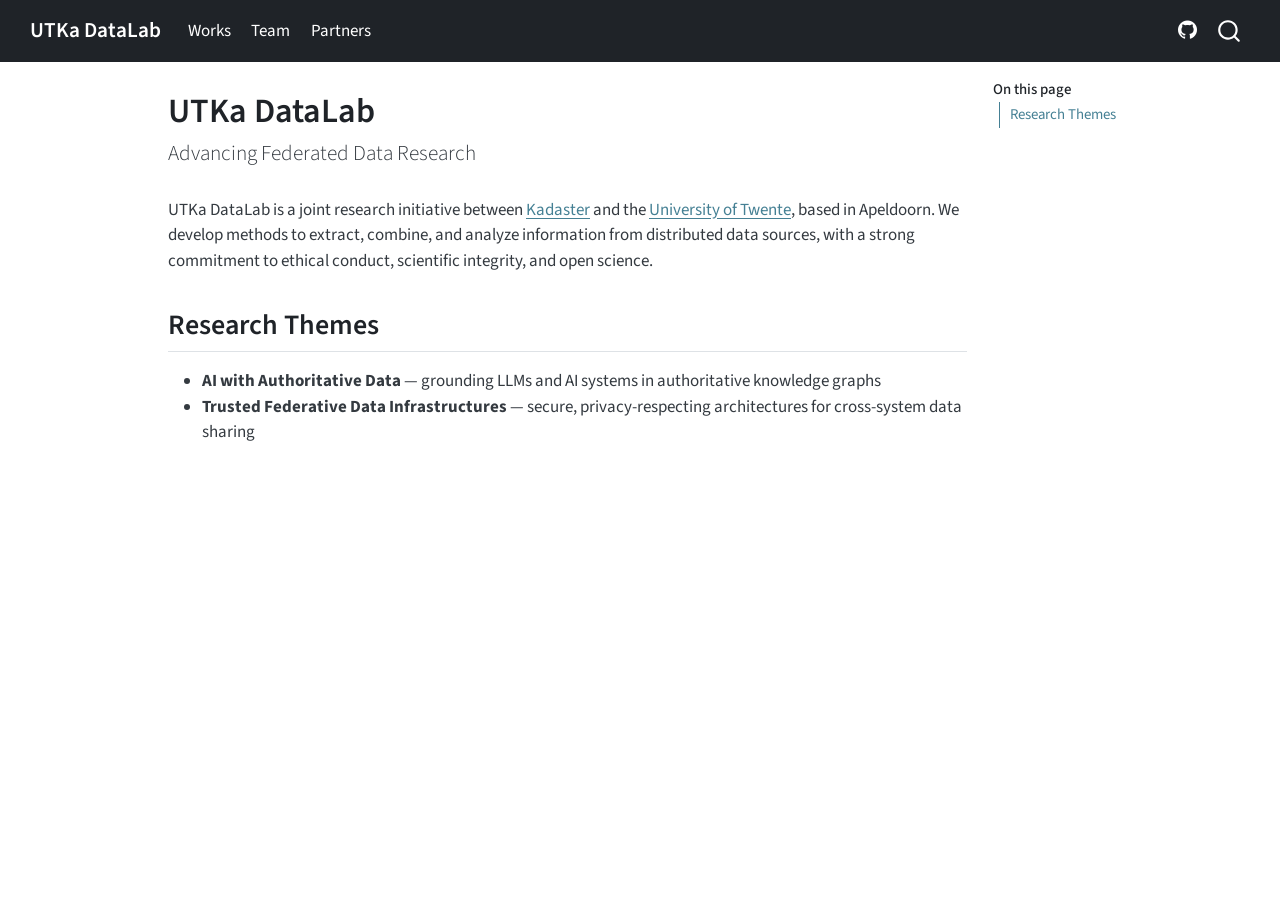
<file: index.html>
<!DOCTYPE html>
<html xmlns="http://www.w3.org/1999/xhtml" lang="en" xml:lang="en"><head>

<meta charset="utf-8">
<meta name="generator" content="quarto-1.10.18">

<meta name="viewport" content="width=device-width, initial-scale=1.0, user-scalable=yes">


<title>UTKa DataLab</title>
<style>
/* Default styles provided by pandoc.
** See https://pandoc.org/MANUAL.html#variables-for-html for config info.
*/
span.smallcaps{font-variant: small-caps;}
div.columns{display: flex; gap: 1.5em;}
div.column{flex: auto;}
@media screen {
div.columns{gap: min(4vw, 1.5em);}
div.column{overflow-x: auto;}
}
div.hanging-indent{margin-left: 1.5em; text-indent: -1.5em;}
ul.task-list{list-style: none;}
ul.task-list li input[type="checkbox"] {
  width: 0.8em;
  margin: 0 0.8em 0.2em -1em; /* quarto-specific, see https://github.com/quarto-dev/quarto-cli/issues/4556 */ 
  vertical-align: middle;
}
</style>


<script src="site_libs/quarto-nav/quarto-nav.js"></script>
<script src="site_libs/quarto-nav/headroom.min.js"></script>
<script src="site_libs/clipboard/clipboard.min.js"></script>
<script src="site_libs/quarto-search/autocomplete.umd.js"></script>
<script src="site_libs/quarto-search/fuse.min.js"></script>
<script src="site_libs/quarto-search/quarto-search.js"></script>
<meta name="quarto:offset" content="./">
<script src="site_libs/quarto-html/quarto.js" type="module"></script>
<script src="site_libs/quarto-html/tabsets/tabsets.js" type="module"></script>
<script src="site_libs/quarto-html/popper.min.js"></script>
<script src="site_libs/quarto-html/tippy.umd.min.js"></script>
<script src="site_libs/quarto-html/anchor.min.js"></script>
<link href="site_libs/quarto-html/tippy.css" rel="stylesheet">
<link href="site_libs/quarto-html/quarto-syntax-highlighting-bb62276ab45c84d9efd712f51ff97b5a.css" rel="stylesheet" id="quarto-text-highlighting-styles">
<script src="site_libs/bootstrap/bootstrap.min.js"></script>
<link href="site_libs/bootstrap/bootstrap-icons.css" rel="stylesheet">
<link href="site_libs/bootstrap/bootstrap-aeec68d3a8c8e685618e7843a53182be.min.css" rel="stylesheet" append-hash="true" id="quarto-bootstrap" data-mode="light">
<script id="quarto-search-options" type="application/json">{
  "location": "navbar",
  "copy-button": false,
  "collapse-after": 3,
  "panel-placement": "end",
  "type": "overlay",
  "limit": 50,
  "keyboard-shortcut": [
    "f",
    "/",
    "s"
  ],
  "show-item-context": false,
  "language": {
    "search-no-results-text": "No results",
    "search-matching-documents-text": "matching documents",
    "search-copy-link-title": "Copy link to search",
    "search-hide-matches-text": "Hide additional matches",
    "search-more-match-text": "more match in this document",
    "search-more-matches-text": "more matches in this document",
    "search-clear-button-title": "Clear",
    "search-text-placeholder": "",
    "search-detached-cancel-button-title": "Cancel",
    "search-submit-button-title": "Submit",
    "search-label": "Search"
  }
}</script>


</head>

<body class="nav-fixed quarto-light">

<div id="quarto-search-results"></div>
  <header id="quarto-header" class="headroom fixed-top">
    <nav class="navbar navbar-expand-lg " data-bs-theme="dark">
      <div class="navbar-container container-fluid">
      <div class="navbar-brand-container mx-auto">
    <a class="navbar-brand" href="./index.html">
    <span class="navbar-title">UTKa DataLab</span>
    </a>
  </div>
            <div id="quarto-search" class="" title="Search"></div>
          <button class="navbar-toggler" type="button" data-bs-toggle="collapse" data-bs-target="#navbarCollapse" aria-controls="navbarCollapse" role="menu" aria-expanded="false" aria-label="Toggle navigation" onclick="if (window.quartoToggleHeadroom) { window.quartoToggleHeadroom(); }">
  <span class="navbar-toggler-icon"></span>
</button>
          <div class="collapse navbar-collapse" id="navbarCollapse">
            <ul class="navbar-nav navbar-nav-scroll me-auto">
  <li class="nav-item">
    <a class="nav-link" href="./works.html"> 
<span class="menu-text">Works</span></a>
  </li>  
  <li class="nav-item">
    <a class="nav-link" href="./team.html"> 
<span class="menu-text">Team</span></a>
  </li>  
  <li class="nav-item">
    <a class="nav-link" href="./partners.html"> 
<span class="menu-text">Partners</span></a>
  </li>  
</ul>
            <ul class="navbar-nav navbar-nav-scroll ms-auto">
  <li class="nav-item compact">
    <a class="nav-link" href="https://github.com/utkadatalab"> <i class="bi bi-github" role="img">
</i> 
<span class="menu-text"></span></a>
  </li>  
</ul>
          </div> <!-- /navcollapse -->
            <div class="quarto-navbar-tools">
</div>
      </div> <!-- /container-fluid -->
    </nav>
</header>
<!-- content -->
<div id="quarto-content" class="quarto-container page-columns page-rows-contents page-layout-article page-navbar">
<!-- sidebar -->
<!-- margin-sidebar -->
    <div id="quarto-margin-sidebar" class="sidebar margin-sidebar">
        <nav id="TOC" role="doc-toc" class="toc-active">
    <h2 id="toc-title">On this page</h2>
   
  <ul>
  <li><a href="#research-themes" id="toc-research-themes" class="nav-link active" data-scroll-target="#research-themes">Research Themes</a></li>
  </ul>
</nav>
    </div>
<!-- main -->
<main class="content" id="quarto-document-content">

<header id="title-block-header" class="quarto-title-block default">
<div class="quarto-title">
<h1 class="title">UTKa DataLab</h1>
<p class="subtitle lead">Advancing Federated Data Research</p>
</div>



<div class="quarto-title-meta">

    
  
    
  </div>
  


</header>


<p>UTKa DataLab is a joint research initiative between <a href="https://www.kadaster.nl">Kadaster</a> and the <a href="https://www.utwente.nl">University of Twente</a>, based in Apeldoorn. We develop methods to extract, combine, and analyze information from distributed data sources, with a strong commitment to ethical conduct, scientific integrity, and open science.</p>
<section id="research-themes" class="level2">
<h2 class="anchored" data-anchor-id="research-themes">Research Themes</h2>
<ul>
<li><strong>AI with Authoritative Data</strong> — grounding LLMs and AI systems in authoritative knowledge graphs</li>
<li><strong>Trusted Federative Data Infrastructures</strong> — secure, privacy-respecting architectures for cross-system data sharing</li>
</ul>


</section>

</main> <!-- /main -->
<script id="quarto-html-after-body" type="application/javascript">
  window.document.addEventListener("DOMContentLoaded", function (event) {
    const icon = "";
    const anchorJS = new window.AnchorJS();
    anchorJS.options = {
      placement: 'right',
      icon: icon
    };
    anchorJS.add('.anchored');
    const isCodeAnnotation = (el) => {
      for (const clz of el.classList) {
        if (clz.startsWith('code-annotation-')) {                     
          return true;
        }
      }
      return false;
    }
    const onCopySuccess = function(e) {
      // button target
      const button = e.trigger;
      // don't keep focus
      button.blur();
      // flash "checked"
      button.classList.add('code-copy-button-checked');
      var currentTitle = button.getAttribute("title");
      button.setAttribute("title", "Copied!");
      let tooltip;
      if (window.bootstrap) {
        button.setAttribute("data-bs-toggle", "tooltip");
        button.setAttribute("data-bs-placement", "left");
        button.setAttribute("data-bs-title", "Copied!");
        tooltip = new bootstrap.Tooltip(button, 
          { trigger: "manual", 
            customClass: "code-copy-button-tooltip",
            offset: [0, -8]});
        tooltip.show();    
      }
      setTimeout(function() {
        if (tooltip) {
          tooltip.hide();
          button.removeAttribute("data-bs-title");
          button.removeAttribute("data-bs-toggle");
          button.removeAttribute("data-bs-placement");
        }
        button.setAttribute("title", currentTitle);
        button.classList.remove('code-copy-button-checked');
      }, 1000);
      // clear code selection
      e.clearSelection();
    }
    const getTextToCopy = function(trigger) {
      const outerScaffold = trigger.parentElement.cloneNode(true);
      const codeEl = outerScaffold.querySelector('code');
      for (const childEl of codeEl.children) {
        if (isCodeAnnotation(childEl)) {
          childEl.remove();
        }
      }
      return codeEl.innerText;
    }
    const clipboard = new window.ClipboardJS('.code-copy-button:not([data-in-quarto-modal])', {
      text: getTextToCopy
    });
    clipboard.on('success', onCopySuccess);
    if (window.document.getElementById('quarto-embedded-source-code-modal')) {
      const clipboardModal = new window.ClipboardJS('.code-copy-button[data-in-quarto-modal]', {
        text: getTextToCopy,
        container: window.document.getElementById('quarto-embedded-source-code-modal')
      });
      clipboardModal.on('success', onCopySuccess);
    }
      var localhostRegex = new RegExp(/^(?:http|https):\/\/localhost\:?[0-9]*\//);
      var mailtoRegex = new RegExp(/^mailto:/);
        var filterRegex = new RegExp("https:\/\/UTKADataLab\.github\.io\/documentation\/");
      var isInternal = (href) => {
          return filterRegex.test(href) || localhostRegex.test(href) || mailtoRegex.test(href);
      }
      // Inspect non-navigation links and adorn them if external
     var links = window.document.querySelectorAll('a[href]:not(.nav-link):not(.navbar-brand):not(.toc-action):not(.sidebar-link):not(.sidebar-item-toggle):not(.pagination-link):not(.no-external):not([aria-hidden]):not(.dropdown-item):not(.quarto-navigation-tool):not(.about-link)');
      for (var i=0; i<links.length; i++) {
        const link = links[i];
        if (!isInternal(link.href)) {
          // undo the damage that might have been done by quarto-nav.js in the case of
          // links that we want to consider external
          if (link.dataset.originalHref !== undefined) {
            link.href = link.dataset.originalHref;
          }
        }
      }
    function tippyHover(el, contentFn, onTriggerFn, onUntriggerFn) {
      const config = {
        allowHTML: true,
        maxWidth: 500,
        delay: 100,
        arrow: false,
        appendTo: function(el) {
            return el.parentElement;
        },
        interactive: true,
        interactiveBorder: 10,
        theme: 'quarto',
        placement: 'bottom-start',
      };
      if (contentFn) {
        config.content = contentFn;
      }
      if (onTriggerFn) {
        config.onTrigger = onTriggerFn;
      }
      if (onUntriggerFn) {
        config.onUntrigger = onUntriggerFn;
      }
      window.tippy(el, config); 
    }
    const noterefs = window.document.querySelectorAll('a[role="doc-noteref"]');
    for (var i=0; i<noterefs.length; i++) {
      const ref = noterefs[i];
      tippyHover(ref, function() {
        // use id or data attribute instead here
        let href = ref.getAttribute('data-footnote-href') || ref.getAttribute('href');
        try { href = new URL(href).hash; } catch {}
        const id = href.replace(/^#\/?/, "");
        const note = window.document.getElementById(id);
        if (note) {
          return note.innerHTML;
        } else {
          return "";
        }
      });
    }
    const xrefs = window.document.querySelectorAll('a.quarto-xref');
    const processXRef = (id, note) => {
      // Strip column container classes
      const stripColumnClz = (el) => {
        el.classList.remove("page-full", "page-columns");
        if (el.children) {
          for (const child of el.children) {
            stripColumnClz(child);
          }
        }
      }
      stripColumnClz(note)
      if (id === null || id.startsWith('sec-')) {
        // Special case sections, only their first couple elements
        const container = document.createElement("div");
        if (note.children && note.children.length > 2) {
          container.appendChild(note.children[0].cloneNode(true));
          for (let i = 1; i < note.children.length; i++) {
            const child = note.children[i];
            if (child.tagName === "P" && child.innerText === "") {
              continue;
            } else {
              container.appendChild(child.cloneNode(true));
              break;
            }
          }
          if (window.Quarto?.typesetMath) {
            window.Quarto.typesetMath(container);
          }
          return container.innerHTML
        } else {
          if (window.Quarto?.typesetMath) {
            window.Quarto.typesetMath(note);
          }
          return note.innerHTML;
        }
      } else {
        // Remove any anchor links if they are present
        const anchorLink = note.querySelector('a.anchorjs-link');
        if (anchorLink) {
          anchorLink.remove();
        }
        if (window.Quarto?.typesetMath) {
          window.Quarto.typesetMath(note);
        }
        if (note.classList.contains("callout")) {
          return note.outerHTML;
        } else {
          return note.innerHTML;
        }
      }
    }
    for (var i=0; i<xrefs.length; i++) {
      const xref = xrefs[i];
      tippyHover(xref, undefined, function(instance) {
        instance.disable();
        let url = xref.getAttribute('href');
        let hash = undefined; 
        if (url.startsWith('#')) {
          hash = url;
        } else {
          try { hash = new URL(url).hash; } catch {}
        }
        if (hash) {
          const id = hash.replace(/^#\/?/, "");
          const note = window.document.getElementById(id);
          if (note !== null) {
            try {
              const html = processXRef(id, note.cloneNode(true));
              instance.setContent(html);
            } finally {
              instance.enable();
              instance.show();
            }
          } else {
            // See if we can fetch this
            fetch(url.split('#')[0])
            .then(res => res.text())
            .then(html => {
              const parser = new DOMParser();
              const htmlDoc = parser.parseFromString(html, "text/html");
              const note = htmlDoc.getElementById(id);
              if (note !== null) {
                const html = processXRef(id, note);
                instance.setContent(html);
              } 
            }).finally(() => {
              instance.enable();
              instance.show();
            });
          }
        } else {
          // See if we can fetch a full url (with no hash to target)
          // This is a special case and we should probably do some content thinning / targeting
          fetch(url)
          .then(res => res.text())
          .then(html => {
            const parser = new DOMParser();
            const htmlDoc = parser.parseFromString(html, "text/html");
            const note = htmlDoc.querySelector('main.content');
            if (note !== null) {
              // This should only happen for chapter cross references
              // (since there is no id in the URL)
              // remove the first header
              if (note.children.length > 0 && note.children[0].tagName === "HEADER") {
                note.children[0].remove();
              }
              const html = processXRef(null, note);
              instance.setContent(html);
            } 
          }).finally(() => {
            instance.enable();
            instance.show();
          });
        }
      }, function(instance) {
      });
    }
        let selectedAnnoteEl;
        const selectorForAnnotation = ( cell, annotation) => {
          let cellAttr = 'data-code-cell="' + cell + '"';
          let lineAttr = 'data-code-annotation="' +  annotation + '"';
          const selector = 'span[' + cellAttr + '][' + lineAttr + ']';
          return selector;
        }
        const selectCodeLines = (annoteEl) => {
          const doc = window.document;
          const targetCell = annoteEl.getAttribute("data-target-cell");
          const targetAnnotation = annoteEl.getAttribute("data-target-annotation");
          const annoteSpan = window.document.querySelector(selectorForAnnotation(targetCell, targetAnnotation));
          const lines = annoteSpan.getAttribute("data-code-lines").split(",");
          const lineIds = lines.map((line) => {
            return targetCell + "-" + line;
          })
          let top = null;
          let height = null;
          let parent = null;
          if (lineIds.length > 0) {
              //compute the position of the single el (top and bottom and make a div)
              const el = window.document.getElementById(lineIds[0]);
              top = el.offsetTop;
              height = el.offsetHeight;
              parent = el.parentElement.parentElement;
            if (lineIds.length > 1) {
              const lastEl = window.document.getElementById(lineIds[lineIds.length - 1]);
              const bottom = lastEl.offsetTop + lastEl.offsetHeight;
              height = bottom - top;
            }
            if (top !== null && height !== null && parent !== null) {
              // cook up a div (if necessary) and position it 
              let div = window.document.getElementById("code-annotation-line-highlight");
              if (div === null) {
                div = window.document.createElement("div");
                div.setAttribute("id", "code-annotation-line-highlight");
                div.style.position = 'absolute';
                parent.appendChild(div);
              }
              div.style.top = top - 2 + "px";
              div.style.height = height + 4 + "px";
              div.style.left = 0;
              let gutterDiv = window.document.getElementById("code-annotation-line-highlight-gutter");
              if (gutterDiv === null) {
                gutterDiv = window.document.createElement("div");
                gutterDiv.setAttribute("id", "code-annotation-line-highlight-gutter");
                gutterDiv.style.position = 'absolute';
                const codeCell = window.document.getElementById(targetCell);
                const gutter = codeCell.querySelector('.code-annotation-gutter');
                gutter.appendChild(gutterDiv);
              }
              gutterDiv.style.top = top - 2 + "px";
              gutterDiv.style.height = height + 4 + "px";
            }
            selectedAnnoteEl = annoteEl;
          }
        };
        const unselectCodeLines = () => {
          const elementsIds = ["code-annotation-line-highlight", "code-annotation-line-highlight-gutter"];
          elementsIds.forEach((elId) => {
            const div = window.document.getElementById(elId);
            if (div) {
              div.remove();
            }
          });
          selectedAnnoteEl = undefined;
        };
          // Handle positioning of the toggle
      window.addEventListener(
        "resize",
        throttle(() => {
          elRect = undefined;
          if (selectedAnnoteEl) {
            selectCodeLines(selectedAnnoteEl);
          }
        }, 10)
      );
      function throttle(fn, ms) {
      let throttle = false;
      let timer;
        return (...args) => {
          if(!throttle) { // first call gets through
              fn.apply(this, args);
              throttle = true;
          } else { // all the others get throttled
              if(timer) clearTimeout(timer); // cancel #2
              timer = setTimeout(() => {
                fn.apply(this, args);
                timer = throttle = false;
              }, ms);
          }
        };
      }
        // Attach click handler to the DT
        const annoteDls = window.document.querySelectorAll('dt[data-target-cell]');
        for (const annoteDlNode of annoteDls) {
          annoteDlNode.addEventListener('click', (event) => {
            const clickedEl = event.target;
            if (clickedEl !== selectedAnnoteEl) {
              unselectCodeLines();
              const activeEl = window.document.querySelector('dt[data-target-cell].code-annotation-active');
              if (activeEl) {
                activeEl.classList.remove('code-annotation-active');
              }
              selectCodeLines(clickedEl);
              clickedEl.classList.add('code-annotation-active');
            } else {
              // Unselect the line
              unselectCodeLines();
              clickedEl.classList.remove('code-annotation-active');
            }
          });
        }
    const findCites = (el) => {
      const parentEl = el.parentElement;
      if (parentEl) {
        const cites = parentEl.dataset.cites;
        if (cites) {
          return {
            el,
            cites: cites.split(' ')
          };
        } else {
          return findCites(el.parentElement)
        }
      } else {
        return undefined;
      }
    };
    var bibliorefs = window.document.querySelectorAll('a[role="doc-biblioref"]');
    for (var i=0; i<bibliorefs.length; i++) {
      const ref = bibliorefs[i];
      const citeInfo = findCites(ref);
      if (citeInfo) {
        tippyHover(citeInfo.el, function() {
          var popup = window.document.createElement('div');
          citeInfo.cites.forEach(function(cite) {
            var citeDiv = window.document.createElement('div');
            citeDiv.classList.add('hanging-indent');
            citeDiv.classList.add('csl-entry');
            var biblioDiv = window.document.getElementById('ref-' + cite);
            if (biblioDiv) {
              citeDiv.innerHTML = biblioDiv.innerHTML;
            }
            popup.appendChild(citeDiv);
          });
          return popup.innerHTML;
        });
      }
    }
  });
  </script>
</div> <!-- /content -->




</body></html>
</file>
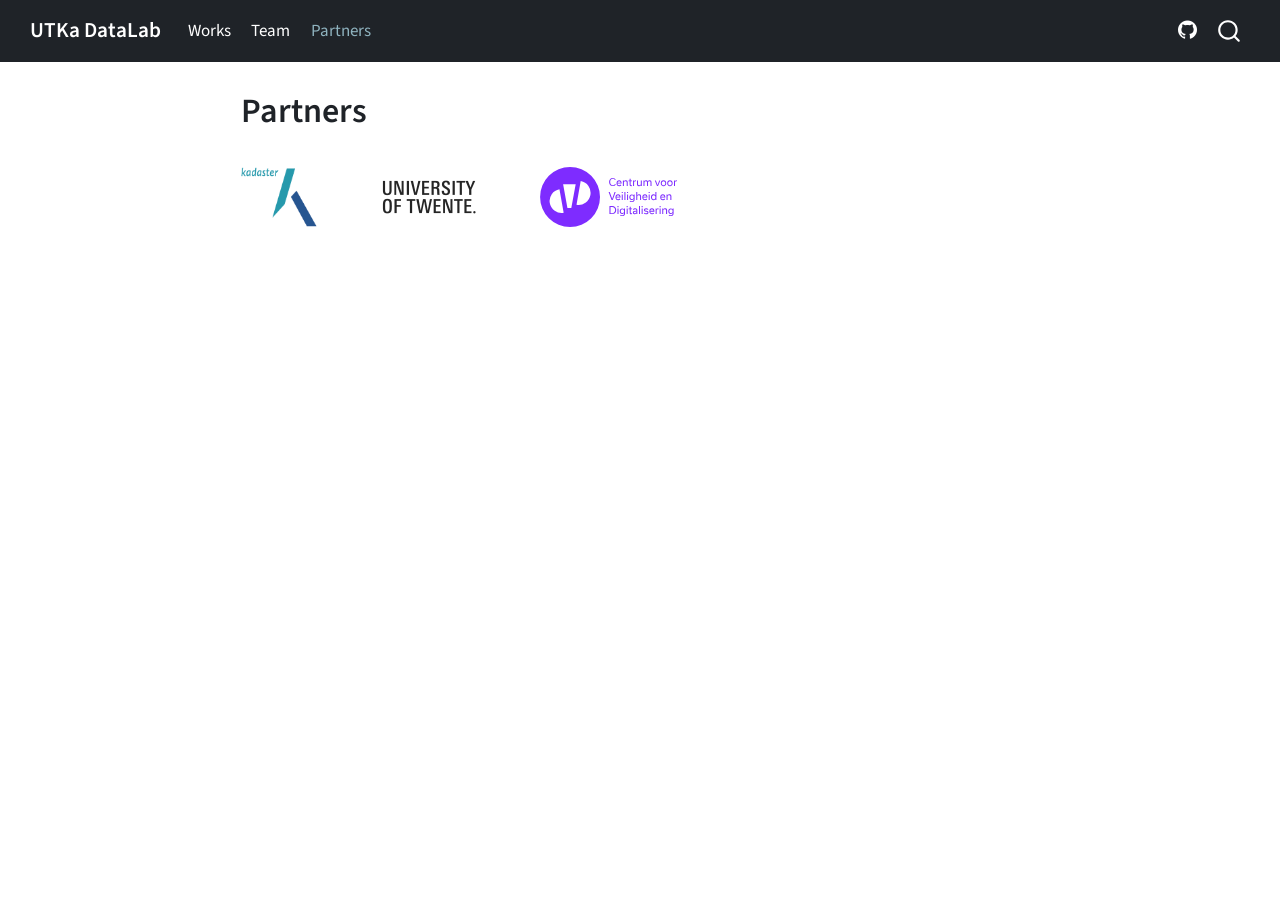
<file: partners.html>
<!DOCTYPE html>
<html xmlns="http://www.w3.org/1999/xhtml" lang="en" xml:lang="en"><head>

<meta charset="utf-8">
<meta name="generator" content="quarto-1.10.18">

<meta name="viewport" content="width=device-width, initial-scale=1.0, user-scalable=yes">


<title>Partners – UTKa DataLab</title>
<style>
/* Default styles provided by pandoc.
** See https://pandoc.org/MANUAL.html#variables-for-html for config info.
*/
span.smallcaps{font-variant: small-caps;}
div.columns{display: flex; gap: 1.5em;}
div.column{flex: auto;}
@media screen {
div.columns{gap: min(4vw, 1.5em);}
div.column{overflow-x: auto;}
}
div.hanging-indent{margin-left: 1.5em; text-indent: -1.5em;}
ul.task-list{list-style: none;}
ul.task-list li input[type="checkbox"] {
  width: 0.8em;
  margin: 0 0.8em 0.2em -1em; /* quarto-specific, see https://github.com/quarto-dev/quarto-cli/issues/4556 */ 
  vertical-align: middle;
}
</style>


<script src="site_libs/quarto-nav/quarto-nav.js"></script>
<script src="site_libs/quarto-nav/headroom.min.js"></script>
<script src="site_libs/clipboard/clipboard.min.js"></script>
<script src="site_libs/quarto-search/autocomplete.umd.js"></script>
<script src="site_libs/quarto-search/fuse.min.js"></script>
<script src="site_libs/quarto-search/quarto-search.js"></script>
<meta name="quarto:offset" content="./">
<script src="site_libs/quarto-html/quarto.js" type="module"></script>
<script src="site_libs/quarto-html/tabsets/tabsets.js" type="module"></script>
<script src="site_libs/quarto-html/popper.min.js"></script>
<script src="site_libs/quarto-html/tippy.umd.min.js"></script>
<script src="site_libs/quarto-html/anchor.min.js"></script>
<link href="site_libs/quarto-html/tippy.css" rel="stylesheet">
<link href="site_libs/quarto-html/quarto-syntax-highlighting-bb62276ab45c84d9efd712f51ff97b5a.css" rel="stylesheet" id="quarto-text-highlighting-styles">
<script src="site_libs/bootstrap/bootstrap.min.js"></script>
<link href="site_libs/bootstrap/bootstrap-icons.css" rel="stylesheet">
<link href="site_libs/bootstrap/bootstrap-aeec68d3a8c8e685618e7843a53182be.min.css" rel="stylesheet" append-hash="true" id="quarto-bootstrap" data-mode="light">
<script id="quarto-search-options" type="application/json">{
  "location": "navbar",
  "copy-button": false,
  "collapse-after": 3,
  "panel-placement": "end",
  "type": "overlay",
  "limit": 50,
  "keyboard-shortcut": [
    "f",
    "/",
    "s"
  ],
  "show-item-context": false,
  "language": {
    "search-no-results-text": "No results",
    "search-matching-documents-text": "matching documents",
    "search-copy-link-title": "Copy link to search",
    "search-hide-matches-text": "Hide additional matches",
    "search-more-match-text": "more match in this document",
    "search-more-matches-text": "more matches in this document",
    "search-clear-button-title": "Clear",
    "search-text-placeholder": "",
    "search-detached-cancel-button-title": "Cancel",
    "search-submit-button-title": "Submit",
    "search-label": "Search"
  }
}</script>


</head>

<body class="nav-fixed fullcontent quarto-light">

<div id="quarto-search-results"></div>
  <header id="quarto-header" class="headroom fixed-top">
    <nav class="navbar navbar-expand-lg " data-bs-theme="dark">
      <div class="navbar-container container-fluid">
      <div class="navbar-brand-container mx-auto">
    <a class="navbar-brand" href="./index.html">
    <span class="navbar-title">UTKa DataLab</span>
    </a>
  </div>
            <div id="quarto-search" class="" title="Search"></div>
          <button class="navbar-toggler" type="button" data-bs-toggle="collapse" data-bs-target="#navbarCollapse" aria-controls="navbarCollapse" role="menu" aria-expanded="false" aria-label="Toggle navigation" onclick="if (window.quartoToggleHeadroom) { window.quartoToggleHeadroom(); }">
  <span class="navbar-toggler-icon"></span>
</button>
          <div class="collapse navbar-collapse" id="navbarCollapse">
            <ul class="navbar-nav navbar-nav-scroll me-auto">
  <li class="nav-item">
    <a class="nav-link" href="./works.html"> 
<span class="menu-text">Works</span></a>
  </li>  
  <li class="nav-item">
    <a class="nav-link" href="./team.html"> 
<span class="menu-text">Team</span></a>
  </li>  
  <li class="nav-item">
    <a class="nav-link active" href="./partners.html" aria-current="page"> 
<span class="menu-text">Partners</span></a>
  </li>  
</ul>
            <ul class="navbar-nav navbar-nav-scroll ms-auto">
  <li class="nav-item compact">
    <a class="nav-link" href="https://github.com/utkadatalab"> <i class="bi bi-github" role="img">
</i> 
<span class="menu-text"></span></a>
  </li>  
</ul>
          </div> <!-- /navcollapse -->
            <div class="quarto-navbar-tools">
</div>
      </div> <!-- /container-fluid -->
    </nav>
</header>
<!-- content -->
<div id="quarto-content" class="quarto-container page-columns page-rows-contents page-layout-article page-navbar">
<!-- sidebar -->
<!-- margin-sidebar -->
    
<!-- main -->
<main class="content" id="quarto-document-content">

<header id="title-block-header" class="quarto-title-block default">
<div class="quarto-title">
<h1 class="title">Partners</h1>
</div>



<div class="quarto-title-meta">

    
  
    
  </div>
  


</header>


<div class="partners-grid">
<div class="partner-item">
<p><a href="https://www.kadaster.nl" target="_blank"><img src="assets/logos/kadaster.png" class="img-fluid"></a></p>
</div>
<div class="partner-item">
<p><a href="https://www.utwente.nl" target="_blank"><img src="assets/logos/utwente.png" class="img-fluid"></a></p>
</div>
<div class="partner-item">
<p><a href="https://www.cvdnederland.nl" target="_blank"><img src="assets/logos/cvd.svg" class="img-fluid"></a></p>
</div>
</div>



</main> <!-- /main -->
<script id="quarto-html-after-body" type="application/javascript">
  window.document.addEventListener("DOMContentLoaded", function (event) {
    const icon = "";
    const anchorJS = new window.AnchorJS();
    anchorJS.options = {
      placement: 'right',
      icon: icon
    };
    anchorJS.add('.anchored');
    const isCodeAnnotation = (el) => {
      for (const clz of el.classList) {
        if (clz.startsWith('code-annotation-')) {                     
          return true;
        }
      }
      return false;
    }
    const onCopySuccess = function(e) {
      // button target
      const button = e.trigger;
      // don't keep focus
      button.blur();
      // flash "checked"
      button.classList.add('code-copy-button-checked');
      var currentTitle = button.getAttribute("title");
      button.setAttribute("title", "Copied!");
      let tooltip;
      if (window.bootstrap) {
        button.setAttribute("data-bs-toggle", "tooltip");
        button.setAttribute("data-bs-placement", "left");
        button.setAttribute("data-bs-title", "Copied!");
        tooltip = new bootstrap.Tooltip(button, 
          { trigger: "manual", 
            customClass: "code-copy-button-tooltip",
            offset: [0, -8]});
        tooltip.show();    
      }
      setTimeout(function() {
        if (tooltip) {
          tooltip.hide();
          button.removeAttribute("data-bs-title");
          button.removeAttribute("data-bs-toggle");
          button.removeAttribute("data-bs-placement");
        }
        button.setAttribute("title", currentTitle);
        button.classList.remove('code-copy-button-checked');
      }, 1000);
      // clear code selection
      e.clearSelection();
    }
    const getTextToCopy = function(trigger) {
      const outerScaffold = trigger.parentElement.cloneNode(true);
      const codeEl = outerScaffold.querySelector('code');
      for (const childEl of codeEl.children) {
        if (isCodeAnnotation(childEl)) {
          childEl.remove();
        }
      }
      return codeEl.innerText;
    }
    const clipboard = new window.ClipboardJS('.code-copy-button:not([data-in-quarto-modal])', {
      text: getTextToCopy
    });
    clipboard.on('success', onCopySuccess);
    if (window.document.getElementById('quarto-embedded-source-code-modal')) {
      const clipboardModal = new window.ClipboardJS('.code-copy-button[data-in-quarto-modal]', {
        text: getTextToCopy,
        container: window.document.getElementById('quarto-embedded-source-code-modal')
      });
      clipboardModal.on('success', onCopySuccess);
    }
      var localhostRegex = new RegExp(/^(?:http|https):\/\/localhost\:?[0-9]*\//);
      var mailtoRegex = new RegExp(/^mailto:/);
        var filterRegex = new RegExp("https:\/\/UTKADataLab\.github\.io\/documentation\/");
      var isInternal = (href) => {
          return filterRegex.test(href) || localhostRegex.test(href) || mailtoRegex.test(href);
      }
      // Inspect non-navigation links and adorn them if external
     var links = window.document.querySelectorAll('a[href]:not(.nav-link):not(.navbar-brand):not(.toc-action):not(.sidebar-link):not(.sidebar-item-toggle):not(.pagination-link):not(.no-external):not([aria-hidden]):not(.dropdown-item):not(.quarto-navigation-tool):not(.about-link)');
      for (var i=0; i<links.length; i++) {
        const link = links[i];
        if (!isInternal(link.href)) {
          // undo the damage that might have been done by quarto-nav.js in the case of
          // links that we want to consider external
          if (link.dataset.originalHref !== undefined) {
            link.href = link.dataset.originalHref;
          }
        }
      }
    function tippyHover(el, contentFn, onTriggerFn, onUntriggerFn) {
      const config = {
        allowHTML: true,
        maxWidth: 500,
        delay: 100,
        arrow: false,
        appendTo: function(el) {
            return el.parentElement;
        },
        interactive: true,
        interactiveBorder: 10,
        theme: 'quarto',
        placement: 'bottom-start',
      };
      if (contentFn) {
        config.content = contentFn;
      }
      if (onTriggerFn) {
        config.onTrigger = onTriggerFn;
      }
      if (onUntriggerFn) {
        config.onUntrigger = onUntriggerFn;
      }
      window.tippy(el, config); 
    }
    const noterefs = window.document.querySelectorAll('a[role="doc-noteref"]');
    for (var i=0; i<noterefs.length; i++) {
      const ref = noterefs[i];
      tippyHover(ref, function() {
        // use id or data attribute instead here
        let href = ref.getAttribute('data-footnote-href') || ref.getAttribute('href');
        try { href = new URL(href).hash; } catch {}
        const id = href.replace(/^#\/?/, "");
        const note = window.document.getElementById(id);
        if (note) {
          return note.innerHTML;
        } else {
          return "";
        }
      });
    }
    const xrefs = window.document.querySelectorAll('a.quarto-xref');
    const processXRef = (id, note) => {
      // Strip column container classes
      const stripColumnClz = (el) => {
        el.classList.remove("page-full", "page-columns");
        if (el.children) {
          for (const child of el.children) {
            stripColumnClz(child);
          }
        }
      }
      stripColumnClz(note)
      if (id === null || id.startsWith('sec-')) {
        // Special case sections, only their first couple elements
        const container = document.createElement("div");
        if (note.children && note.children.length > 2) {
          container.appendChild(note.children[0].cloneNode(true));
          for (let i = 1; i < note.children.length; i++) {
            const child = note.children[i];
            if (child.tagName === "P" && child.innerText === "") {
              continue;
            } else {
              container.appendChild(child.cloneNode(true));
              break;
            }
          }
          if (window.Quarto?.typesetMath) {
            window.Quarto.typesetMath(container);
          }
          return container.innerHTML
        } else {
          if (window.Quarto?.typesetMath) {
            window.Quarto.typesetMath(note);
          }
          return note.innerHTML;
        }
      } else {
        // Remove any anchor links if they are present
        const anchorLink = note.querySelector('a.anchorjs-link');
        if (anchorLink) {
          anchorLink.remove();
        }
        if (window.Quarto?.typesetMath) {
          window.Quarto.typesetMath(note);
        }
        if (note.classList.contains("callout")) {
          return note.outerHTML;
        } else {
          return note.innerHTML;
        }
      }
    }
    for (var i=0; i<xrefs.length; i++) {
      const xref = xrefs[i];
      tippyHover(xref, undefined, function(instance) {
        instance.disable();
        let url = xref.getAttribute('href');
        let hash = undefined; 
        if (url.startsWith('#')) {
          hash = url;
        } else {
          try { hash = new URL(url).hash; } catch {}
        }
        if (hash) {
          const id = hash.replace(/^#\/?/, "");
          const note = window.document.getElementById(id);
          if (note !== null) {
            try {
              const html = processXRef(id, note.cloneNode(true));
              instance.setContent(html);
            } finally {
              instance.enable();
              instance.show();
            }
          } else {
            // See if we can fetch this
            fetch(url.split('#')[0])
            .then(res => res.text())
            .then(html => {
              const parser = new DOMParser();
              const htmlDoc = parser.parseFromString(html, "text/html");
              const note = htmlDoc.getElementById(id);
              if (note !== null) {
                const html = processXRef(id, note);
                instance.setContent(html);
              } 
            }).finally(() => {
              instance.enable();
              instance.show();
            });
          }
        } else {
          // See if we can fetch a full url (with no hash to target)
          // This is a special case and we should probably do some content thinning / targeting
          fetch(url)
          .then(res => res.text())
          .then(html => {
            const parser = new DOMParser();
            const htmlDoc = parser.parseFromString(html, "text/html");
            const note = htmlDoc.querySelector('main.content');
            if (note !== null) {
              // This should only happen for chapter cross references
              // (since there is no id in the URL)
              // remove the first header
              if (note.children.length > 0 && note.children[0].tagName === "HEADER") {
                note.children[0].remove();
              }
              const html = processXRef(null, note);
              instance.setContent(html);
            } 
          }).finally(() => {
            instance.enable();
            instance.show();
          });
        }
      }, function(instance) {
      });
    }
        let selectedAnnoteEl;
        const selectorForAnnotation = ( cell, annotation) => {
          let cellAttr = 'data-code-cell="' + cell + '"';
          let lineAttr = 'data-code-annotation="' +  annotation + '"';
          const selector = 'span[' + cellAttr + '][' + lineAttr + ']';
          return selector;
        }
        const selectCodeLines = (annoteEl) => {
          const doc = window.document;
          const targetCell = annoteEl.getAttribute("data-target-cell");
          const targetAnnotation = annoteEl.getAttribute("data-target-annotation");
          const annoteSpan = window.document.querySelector(selectorForAnnotation(targetCell, targetAnnotation));
          const lines = annoteSpan.getAttribute("data-code-lines").split(",");
          const lineIds = lines.map((line) => {
            return targetCell + "-" + line;
          })
          let top = null;
          let height = null;
          let parent = null;
          if (lineIds.length > 0) {
              //compute the position of the single el (top and bottom and make a div)
              const el = window.document.getElementById(lineIds[0]);
              top = el.offsetTop;
              height = el.offsetHeight;
              parent = el.parentElement.parentElement;
            if (lineIds.length > 1) {
              const lastEl = window.document.getElementById(lineIds[lineIds.length - 1]);
              const bottom = lastEl.offsetTop + lastEl.offsetHeight;
              height = bottom - top;
            }
            if (top !== null && height !== null && parent !== null) {
              // cook up a div (if necessary) and position it 
              let div = window.document.getElementById("code-annotation-line-highlight");
              if (div === null) {
                div = window.document.createElement("div");
                div.setAttribute("id", "code-annotation-line-highlight");
                div.style.position = 'absolute';
                parent.appendChild(div);
              }
              div.style.top = top - 2 + "px";
              div.style.height = height + 4 + "px";
              div.style.left = 0;
              let gutterDiv = window.document.getElementById("code-annotation-line-highlight-gutter");
              if (gutterDiv === null) {
                gutterDiv = window.document.createElement("div");
                gutterDiv.setAttribute("id", "code-annotation-line-highlight-gutter");
                gutterDiv.style.position = 'absolute';
                const codeCell = window.document.getElementById(targetCell);
                const gutter = codeCell.querySelector('.code-annotation-gutter');
                gutter.appendChild(gutterDiv);
              }
              gutterDiv.style.top = top - 2 + "px";
              gutterDiv.style.height = height + 4 + "px";
            }
            selectedAnnoteEl = annoteEl;
          }
        };
        const unselectCodeLines = () => {
          const elementsIds = ["code-annotation-line-highlight", "code-annotation-line-highlight-gutter"];
          elementsIds.forEach((elId) => {
            const div = window.document.getElementById(elId);
            if (div) {
              div.remove();
            }
          });
          selectedAnnoteEl = undefined;
        };
          // Handle positioning of the toggle
      window.addEventListener(
        "resize",
        throttle(() => {
          elRect = undefined;
          if (selectedAnnoteEl) {
            selectCodeLines(selectedAnnoteEl);
          }
        }, 10)
      );
      function throttle(fn, ms) {
      let throttle = false;
      let timer;
        return (...args) => {
          if(!throttle) { // first call gets through
              fn.apply(this, args);
              throttle = true;
          } else { // all the others get throttled
              if(timer) clearTimeout(timer); // cancel #2
              timer = setTimeout(() => {
                fn.apply(this, args);
                timer = throttle = false;
              }, ms);
          }
        };
      }
        // Attach click handler to the DT
        const annoteDls = window.document.querySelectorAll('dt[data-target-cell]');
        for (const annoteDlNode of annoteDls) {
          annoteDlNode.addEventListener('click', (event) => {
            const clickedEl = event.target;
            if (clickedEl !== selectedAnnoteEl) {
              unselectCodeLines();
              const activeEl = window.document.querySelector('dt[data-target-cell].code-annotation-active');
              if (activeEl) {
                activeEl.classList.remove('code-annotation-active');
              }
              selectCodeLines(clickedEl);
              clickedEl.classList.add('code-annotation-active');
            } else {
              // Unselect the line
              unselectCodeLines();
              clickedEl.classList.remove('code-annotation-active');
            }
          });
        }
    const findCites = (el) => {
      const parentEl = el.parentElement;
      if (parentEl) {
        const cites = parentEl.dataset.cites;
        if (cites) {
          return {
            el,
            cites: cites.split(' ')
          };
        } else {
          return findCites(el.parentElement)
        }
      } else {
        return undefined;
      }
    };
    var bibliorefs = window.document.querySelectorAll('a[role="doc-biblioref"]');
    for (var i=0; i<bibliorefs.length; i++) {
      const ref = bibliorefs[i];
      const citeInfo = findCites(ref);
      if (citeInfo) {
        tippyHover(citeInfo.el, function() {
          var popup = window.document.createElement('div');
          citeInfo.cites.forEach(function(cite) {
            var citeDiv = window.document.createElement('div');
            citeDiv.classList.add('hanging-indent');
            citeDiv.classList.add('csl-entry');
            var biblioDiv = window.document.getElementById('ref-' + cite);
            if (biblioDiv) {
              citeDiv.innerHTML = biblioDiv.innerHTML;
            }
            popup.appendChild(citeDiv);
          });
          return popup.innerHTML;
        });
      }
    }
  });
  </script>
</div> <!-- /content -->




</body></html>
</file>
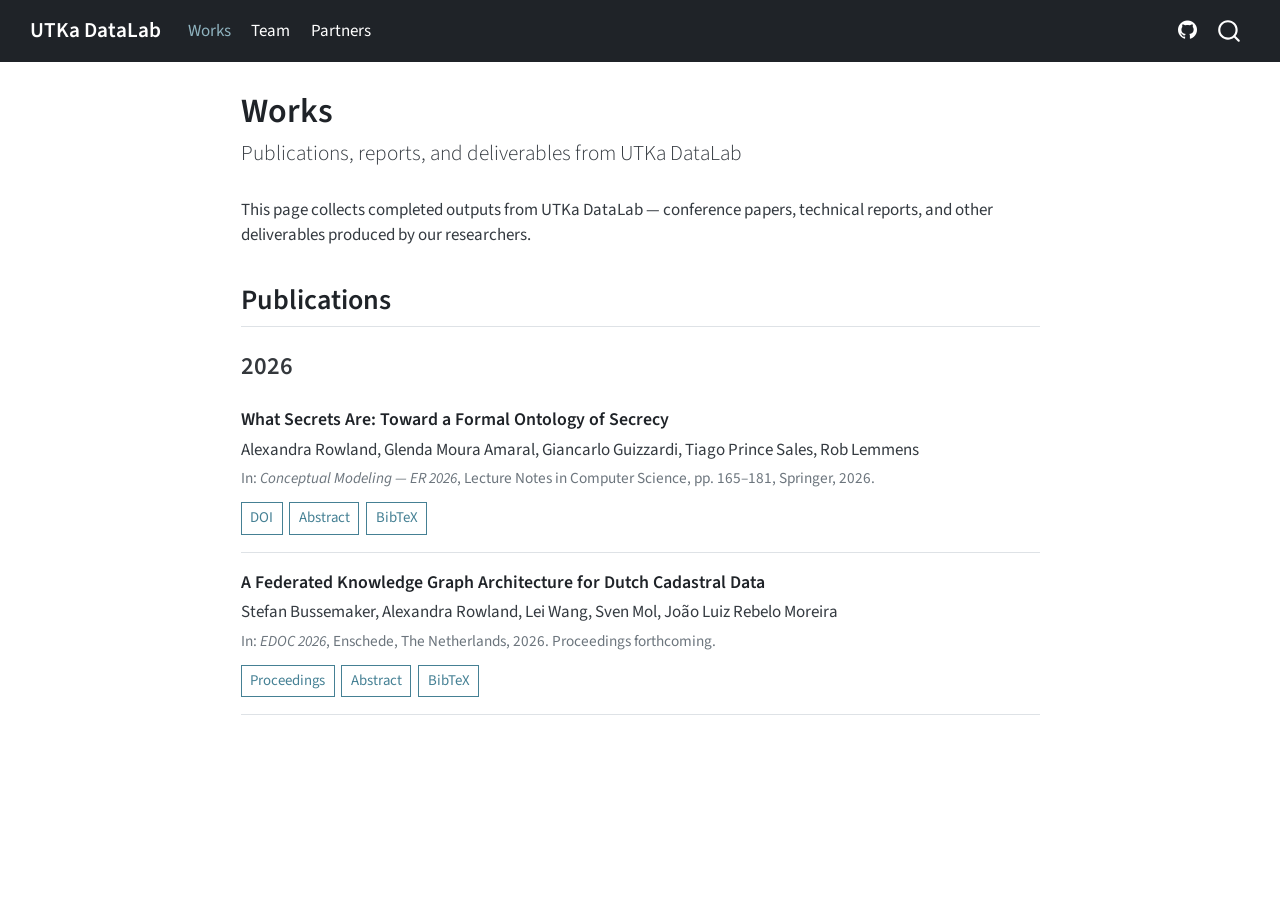
<file: works.html>
<!DOCTYPE html>
<html xmlns="http://www.w3.org/1999/xhtml" lang="en" xml:lang="en"><head>

<meta charset="utf-8">
<meta name="generator" content="quarto-1.10.18">

<meta name="viewport" content="width=device-width, initial-scale=1.0, user-scalable=yes">


<title>Works – UTKa DataLab</title>
<style>
/* Default styles provided by pandoc.
** See https://pandoc.org/MANUAL.html#variables-for-html for config info.
*/
span.smallcaps{font-variant: small-caps;}
div.columns{display: flex; gap: 1.5em;}
div.column{flex: auto;}
@media screen {
div.columns{gap: min(4vw, 1.5em);}
div.column{overflow-x: auto;}
}
div.hanging-indent{margin-left: 1.5em; text-indent: -1.5em;}
ul.task-list{list-style: none;}
ul.task-list li input[type="checkbox"] {
  width: 0.8em;
  margin: 0 0.8em 0.2em -1em; /* quarto-specific, see https://github.com/quarto-dev/quarto-cli/issues/4556 */ 
  vertical-align: middle;
}
/* CSS for syntax highlighting */
html { -webkit-text-size-adjust: 100%; }
pre > code.sourceCode { white-space: pre; position: relative; }
pre > code.sourceCode > span { display: inline-block; line-height: 1.25; }
pre > code.sourceCode > span:empty { height: 1.2em; }
.sourceCode { overflow: visible; }
code.sourceCode > span { color: inherit; text-decoration: inherit; }
div.sourceCode { margin: 1em 0; }
pre.sourceCode { margin: 0; }
@media screen {
div.sourceCode { overflow: auto; }
}
@media print {
pre > code.sourceCode { white-space: pre-wrap; }
pre > code.sourceCode > span { text-indent: -5em; padding-left: 5em; }
}
pre.numberSource code
  { counter-reset: source-line 0; }
pre.numberSource code > span
  { position: relative; left: -4em; counter-increment: source-line; }
pre.numberSource code > span > a:first-child::before
  { content: counter(source-line);
    position: relative; left: -1em; text-align: right; vertical-align: baseline;
    border: none; display: inline-block;
    -webkit-touch-callout: none; -webkit-user-select: none;
    -khtml-user-select: none; -moz-user-select: none;
    -ms-user-select: none; user-select: none;
    padding: 0 4px; width: 4em;
  }
pre.numberSource { margin-left: 3em;  padding-left: 4px; }
div.sourceCode
  {   }
@media screen {
pre > code.sourceCode > span > a:first-child::before { text-decoration: underline; }
}
</style>


<script src="site_libs/quarto-nav/quarto-nav.js"></script>
<script src="site_libs/quarto-nav/headroom.min.js"></script>
<script src="site_libs/clipboard/clipboard.min.js"></script>
<script src="site_libs/quarto-search/autocomplete.umd.js"></script>
<script src="site_libs/quarto-search/fuse.min.js"></script>
<script src="site_libs/quarto-search/quarto-search.js"></script>
<meta name="quarto:offset" content="./">
<script src="site_libs/quarto-html/quarto.js" type="module"></script>
<script src="site_libs/quarto-html/tabsets/tabsets.js" type="module"></script>
<script src="site_libs/quarto-html/popper.min.js"></script>
<script src="site_libs/quarto-html/tippy.umd.min.js"></script>
<script src="site_libs/quarto-html/anchor.min.js"></script>
<link href="site_libs/quarto-html/tippy.css" rel="stylesheet">
<link href="site_libs/quarto-html/quarto-syntax-highlighting-bb62276ab45c84d9efd712f51ff97b5a.css" rel="stylesheet" id="quarto-text-highlighting-styles">
<script src="site_libs/bootstrap/bootstrap.min.js"></script>
<link href="site_libs/bootstrap/bootstrap-icons.css" rel="stylesheet">
<link href="site_libs/bootstrap/bootstrap-aeec68d3a8c8e685618e7843a53182be.min.css" rel="stylesheet" append-hash="true" id="quarto-bootstrap" data-mode="light">
<script id="quarto-search-options" type="application/json">{
  "location": "navbar",
  "copy-button": false,
  "collapse-after": 3,
  "panel-placement": "end",
  "type": "overlay",
  "limit": 50,
  "keyboard-shortcut": [
    "f",
    "/",
    "s"
  ],
  "show-item-context": false,
  "language": {
    "search-no-results-text": "No results",
    "search-matching-documents-text": "matching documents",
    "search-copy-link-title": "Copy link to search",
    "search-hide-matches-text": "Hide additional matches",
    "search-more-match-text": "more match in this document",
    "search-more-matches-text": "more matches in this document",
    "search-clear-button-title": "Clear",
    "search-text-placeholder": "",
    "search-detached-cancel-button-title": "Cancel",
    "search-submit-button-title": "Submit",
    "search-label": "Search"
  }
}</script>


</head>

<body class="nav-fixed fullcontent quarto-light">

<div id="quarto-search-results"></div>
  <header id="quarto-header" class="headroom fixed-top">
    <nav class="navbar navbar-expand-lg " data-bs-theme="dark">
      <div class="navbar-container container-fluid">
      <div class="navbar-brand-container mx-auto">
    <a class="navbar-brand" href="./index.html">
    <span class="navbar-title">UTKa DataLab</span>
    </a>
  </div>
            <div id="quarto-search" class="" title="Search"></div>
          <button class="navbar-toggler" type="button" data-bs-toggle="collapse" data-bs-target="#navbarCollapse" aria-controls="navbarCollapse" role="menu" aria-expanded="false" aria-label="Toggle navigation" onclick="if (window.quartoToggleHeadroom) { window.quartoToggleHeadroom(); }">
  <span class="navbar-toggler-icon"></span>
</button>
          <div class="collapse navbar-collapse" id="navbarCollapse">
            <ul class="navbar-nav navbar-nav-scroll me-auto">
  <li class="nav-item">
    <a class="nav-link active" href="./works.html" aria-current="page"> 
<span class="menu-text">Works</span></a>
  </li>  
  <li class="nav-item">
    <a class="nav-link" href="./team.html"> 
<span class="menu-text">Team</span></a>
  </li>  
  <li class="nav-item">
    <a class="nav-link" href="./partners.html"> 
<span class="menu-text">Partners</span></a>
  </li>  
</ul>
            <ul class="navbar-nav navbar-nav-scroll ms-auto">
  <li class="nav-item compact">
    <a class="nav-link" href="https://github.com/utkadatalab"> <i class="bi bi-github" role="img">
</i> 
<span class="menu-text"></span></a>
  </li>  
</ul>
          </div> <!-- /navcollapse -->
            <div class="quarto-navbar-tools">
</div>
      </div> <!-- /container-fluid -->
    </nav>
</header>
<!-- content -->
<div id="quarto-content" class="quarto-container page-columns page-rows-contents page-layout-article page-navbar">
<!-- sidebar -->
<!-- margin-sidebar -->
    
<!-- main -->
<main class="content" id="quarto-document-content">

<header id="title-block-header" class="quarto-title-block default">
<div class="quarto-title">
<h1 class="title">Works</h1>
<p class="subtitle lead">Publications, reports, and deliverables from UTKa DataLab</p>
</div>



<div class="quarto-title-meta">

    
  
    
  </div>
  


</header>


<p>This page collects completed outputs from UTKa DataLab — conference papers, technical reports, and other deliverables produced by our researchers.</p>
<section id="publications" class="level2">
<h2 class="anchored" data-anchor-id="publications">Publications</h2>
<section id="section" class="level3">
<h3 class="anchored" data-anchor-id="section">2026</h3>
<div class="pub">
<p><a href="https://doi.org/10.1007/978-3-032-40795-5_10" class="pub-title">What Secrets Are: Toward a Formal Ontology of Secrecy</a></p>
<p><span class="pub-authors">Alexandra Rowland, Glenda Moura Amaral, Giancarlo Guizzardi, Tiago Prince Sales, Rob Lemmens</span></p>
<p><span class="pub-venue">In: <em>Conceptual Modeling — ER 2026</em>, Lecture Notes in Computer Science, pp.&nbsp;165–181, Springer, 2026.</span></p>
<div class="pub-links">
<p><a href="https://doi.org/10.1007/978-3-032-40795-5_10" class="btn btn-outline-primary btn-sm">DOI</a> <a href="#abs-rowland2026secrets" class="btn btn-outline-primary btn-sm" data-bs-toggle="collapse" role="button" aria-expanded="false">Abstract</a> <a href="#bib-rowland2026secrets" class="btn btn-outline-primary btn-sm" data-bs-toggle="collapse" role="button" aria-expanded="false">BibTeX</a></p>
</div>
<div id="abs-rowland2026secrets" class="collapse pub-detail">
<p>Access control, privacy engineering, and confidentiality frameworks are fundamentally concerned with managing who knows what and depend on the ability to reason about the active maintenance of ignorance, yet none provides a formal ontological account of the social-intentional phenomenon that underpins them. Without this, these systems can specify the normative surface of concealment without being able to reason about the beliefs, goals, and commitments that constitute and sustain it. This gap is addressed by taking a social-intentional approach and modelling secrecy not as an epistemic state but as an actively produced and maintained condition grounded in the intentional and social structure of the agents involved. This paper presents a formal ontology of secrecy grounded in the Unified Foundational Ontology (UFO) and specified in OntoUML, supporting interoperability with existing ontologies for trust, value, risk, and prevention. The secret is modelled as a social-intentional relator constituted by a Consequential Belief, or the agent’s goal-grounded assessment of the risk that revelation poses, and a commitment to maintaining nescience, situated within a trust structure derived from ONTrust and a risk and prevention structure grounded in COVER. The resulting ontology distinguishes Secret Owners, Holders, and Keepers; models weak and strong trust as grounding different levels of normative obligation; and characterises secret-keeping as a distributed preventive structure in which every Keeper contributes an antidote to the collective risk of revelation. The result is a reusable ontological module that fills a foundational gap in information systems design by providing the intentional structure that existing frameworks implicitly depend on but do not themselves supply.</p>
</div>
<div id="bib-rowland2026secrets" class="collapse pub-detail">
<div class="code-copy-outer-scaffold"><div class="sourceCode" id="cb1"><pre class="sourceCode bibtex code-with-copy"><code class="sourceCode bibtex"><span id="cb1-1"><a href="#cb1-1" aria-hidden="true" tabindex="-1"></a><span class="va">@inproceedings</span>{<span class="ot">rowland2026secrets</span>,</span>
<span id="cb1-2"><a href="#cb1-2" aria-hidden="true" tabindex="-1"></a>  <span class="dt">title</span>     = {What Secrets Are: Toward a Formal Ontology of Secrecy},</span>
<span id="cb1-3"><a href="#cb1-3" aria-hidden="true" tabindex="-1"></a>  <span class="dt">author</span>    = {Rowland, Alexandra and Amaral, Glenda Moura and Guizzardi, Giancarlo and Prince Sales, Tiago and Lemmens, Rob},</span>
<span id="cb1-4"><a href="#cb1-4" aria-hidden="true" tabindex="-1"></a>  <span class="dt">booktitle</span> = {Conceptual Modeling -- 45th International Conference, ER 2026},</span>
<span id="cb1-5"><a href="#cb1-5" aria-hidden="true" tabindex="-1"></a>  <span class="dt">series</span>    = {Lecture Notes in Computer Science},</span>
<span id="cb1-6"><a href="#cb1-6" aria-hidden="true" tabindex="-1"></a>  <span class="dt">pages</span>     = {165--181},</span>
<span id="cb1-7"><a href="#cb1-7" aria-hidden="true" tabindex="-1"></a>  <span class="dt">publisher</span> = {Springer Nature Switzerland},</span>
<span id="cb1-8"><a href="#cb1-8" aria-hidden="true" tabindex="-1"></a>  <span class="dt">year</span>      = {2026},</span>
<span id="cb1-9"><a href="#cb1-9" aria-hidden="true" tabindex="-1"></a>  <span class="dt">doi</span>       = {10.1007/978-3-032-40795-5_10}</span>
<span id="cb1-10"><a href="#cb1-10" aria-hidden="true" tabindex="-1"></a>}</span></code></pre></div><button title="Copy to Clipboard" class="code-copy-button"><i class="bi"></i></button></div>
</div>
</div>
<div class="pub">
<p><a href="https://link.springer.com/book/9783032428998" class="pub-title">A Federated Knowledge Graph Architecture for Dutch Cadastral Data</a></p>
<p><span class="pub-authors">Stefan Bussemaker, Alexandra Rowland, Lei Wang, Sven Mol, João Luiz Rebelo Moreira</span></p>
<p><span class="pub-venue">In: <em>EDOC 2026</em>, Enschede, The Netherlands, 2026. Proceedings forthcoming.</span></p>
<!-- TODO: replace the proceedings link with the chapter DOI and add pages to the BibTeX -->
<div class="pub-links">
<p><a href="https://link.springer.com/book/9783032428998" class="btn btn-outline-primary btn-sm">Proceedings</a> <a href="#abs-bussemaker2026federated" class="btn btn-outline-primary btn-sm" data-bs-toggle="collapse" role="button" aria-expanded="false">Abstract</a> <a href="#bib-bussemaker2026federated" class="btn btn-outline-primary btn-sm" data-bs-toggle="collapse" role="button" aria-expanded="false">BibTeX</a></p>
</div>
<div id="abs-bussemaker2026federated" class="collapse pub-detail">
<p>Kadaster, the Dutch National Land Registry and Mapping Agency, has been actively publishing their base registries as linked (open) spatial data for several years. To date, a number of these base registers as well as a number of external datasets, have been successfully published as linked data and are publicly available in the form of the Kadaster Knowledge Graph (KKG). While the KKG provides a unified query interface across heterogeneous datasets, its centralised batch architecture produces stale data, imposes fragile pipeline maintenance, and requires copying third-party data into Kadaster’s infrastructure, creating duplication and governance overhead. This paper proposes a federated architecture in which Kadaster and its partner organisations each expose their data through a Model Context Protocol (MCP) server, and a centralised AI assistant orchestrates queries across these endpoints at runtime using tool calling. The proposed architecture eliminates the extract, transform, load (ETL) pipeline and triple store, keeps data current at its authoritative source, and enables natural language querying over the combined data landscape. We designed the architecture using ArchiMate and validated it through a proof-of-concept implementation. We discuss the limitations of this approach and discuss possible remedies.</p>
</div>
<div id="bib-bussemaker2026federated" class="collapse pub-detail">
<div class="code-copy-outer-scaffold"><div class="sourceCode" id="cb2"><pre class="sourceCode bibtex code-with-copy"><code class="sourceCode bibtex"><span id="cb2-1"><a href="#cb2-1" aria-hidden="true" tabindex="-1"></a><span class="va">@inproceedings</span>{<span class="ot">bussemaker2026federated</span>,</span>
<span id="cb2-2"><a href="#cb2-2" aria-hidden="true" tabindex="-1"></a>  <span class="dt">title</span>     = {A Federated Knowledge Graph Architecture for Dutch Cadastral Data},</span>
<span id="cb2-3"><a href="#cb2-3" aria-hidden="true" tabindex="-1"></a>  <span class="dt">author</span>    = {Bussemaker, Stefan and Rowland, Alexandra and Wang, Lei and Mol, Sven and Rebelo Moreira, Jo{<span class="ch">\~</span>a}o Luiz},</span>
<span id="cb2-4"><a href="#cb2-4" aria-hidden="true" tabindex="-1"></a>  <span class="dt">booktitle</span> = {EDOC 2026},</span>
<span id="cb2-5"><a href="#cb2-5" aria-hidden="true" tabindex="-1"></a>  <span class="dt">year</span>      = {2026},</span>
<span id="cb2-6"><a href="#cb2-6" aria-hidden="true" tabindex="-1"></a>  <span class="dt">note</span>      = {Accepted, to appear}</span>
<span id="cb2-7"><a href="#cb2-7" aria-hidden="true" tabindex="-1"></a>}</span></code></pre></div><button title="Copy to Clipboard" class="code-copy-button"><i class="bi"></i></button></div>
</div>
</div>


</section>
</section>

</main> <!-- /main -->
<script id="quarto-html-after-body" type="application/javascript">
  window.document.addEventListener("DOMContentLoaded", function (event) {
    const icon = "";
    const anchorJS = new window.AnchorJS();
    anchorJS.options = {
      placement: 'right',
      icon: icon
    };
    anchorJS.add('.anchored');
    const isCodeAnnotation = (el) => {
      for (const clz of el.classList) {
        if (clz.startsWith('code-annotation-')) {                     
          return true;
        }
      }
      return false;
    }
    const onCopySuccess = function(e) {
      // button target
      const button = e.trigger;
      // don't keep focus
      button.blur();
      // flash "checked"
      button.classList.add('code-copy-button-checked');
      var currentTitle = button.getAttribute("title");
      button.setAttribute("title", "Copied!");
      let tooltip;
      if (window.bootstrap) {
        button.setAttribute("data-bs-toggle", "tooltip");
        button.setAttribute("data-bs-placement", "left");
        button.setAttribute("data-bs-title", "Copied!");
        tooltip = new bootstrap.Tooltip(button, 
          { trigger: "manual", 
            customClass: "code-copy-button-tooltip",
            offset: [0, -8]});
        tooltip.show();    
      }
      setTimeout(function() {
        if (tooltip) {
          tooltip.hide();
          button.removeAttribute("data-bs-title");
          button.removeAttribute("data-bs-toggle");
          button.removeAttribute("data-bs-placement");
        }
        button.setAttribute("title", currentTitle);
        button.classList.remove('code-copy-button-checked');
      }, 1000);
      // clear code selection
      e.clearSelection();
    }
    const getTextToCopy = function(trigger) {
      const outerScaffold = trigger.parentElement.cloneNode(true);
      const codeEl = outerScaffold.querySelector('code');
      for (const childEl of codeEl.children) {
        if (isCodeAnnotation(childEl)) {
          childEl.remove();
        }
      }
      return codeEl.innerText;
    }
    const clipboard = new window.ClipboardJS('.code-copy-button:not([data-in-quarto-modal])', {
      text: getTextToCopy
    });
    clipboard.on('success', onCopySuccess);
    if (window.document.getElementById('quarto-embedded-source-code-modal')) {
      const clipboardModal = new window.ClipboardJS('.code-copy-button[data-in-quarto-modal]', {
        text: getTextToCopy,
        container: window.document.getElementById('quarto-embedded-source-code-modal')
      });
      clipboardModal.on('success', onCopySuccess);
    }
      var localhostRegex = new RegExp(/^(?:http|https):\/\/localhost\:?[0-9]*\//);
      var mailtoRegex = new RegExp(/^mailto:/);
        var filterRegex = new RegExp("https:\/\/UTKADataLab\.github\.io\/documentation\/");
      var isInternal = (href) => {
          return filterRegex.test(href) || localhostRegex.test(href) || mailtoRegex.test(href);
      }
      // Inspect non-navigation links and adorn them if external
     var links = window.document.querySelectorAll('a[href]:not(.nav-link):not(.navbar-brand):not(.toc-action):not(.sidebar-link):not(.sidebar-item-toggle):not(.pagination-link):not(.no-external):not([aria-hidden]):not(.dropdown-item):not(.quarto-navigation-tool):not(.about-link)');
      for (var i=0; i<links.length; i++) {
        const link = links[i];
        if (!isInternal(link.href)) {
          // undo the damage that might have been done by quarto-nav.js in the case of
          // links that we want to consider external
          if (link.dataset.originalHref !== undefined) {
            link.href = link.dataset.originalHref;
          }
        }
      }
    function tippyHover(el, contentFn, onTriggerFn, onUntriggerFn) {
      const config = {
        allowHTML: true,
        maxWidth: 500,
        delay: 100,
        arrow: false,
        appendTo: function(el) {
            return el.parentElement;
        },
        interactive: true,
        interactiveBorder: 10,
        theme: 'quarto',
        placement: 'bottom-start',
      };
      if (contentFn) {
        config.content = contentFn;
      }
      if (onTriggerFn) {
        config.onTrigger = onTriggerFn;
      }
      if (onUntriggerFn) {
        config.onUntrigger = onUntriggerFn;
      }
      window.tippy(el, config); 
    }
    const noterefs = window.document.querySelectorAll('a[role="doc-noteref"]');
    for (var i=0; i<noterefs.length; i++) {
      const ref = noterefs[i];
      tippyHover(ref, function() {
        // use id or data attribute instead here
        let href = ref.getAttribute('data-footnote-href') || ref.getAttribute('href');
        try { href = new URL(href).hash; } catch {}
        const id = href.replace(/^#\/?/, "");
        const note = window.document.getElementById(id);
        if (note) {
          return note.innerHTML;
        } else {
          return "";
        }
      });
    }
    const xrefs = window.document.querySelectorAll('a.quarto-xref');
    const processXRef = (id, note) => {
      // Strip column container classes
      const stripColumnClz = (el) => {
        el.classList.remove("page-full", "page-columns");
        if (el.children) {
          for (const child of el.children) {
            stripColumnClz(child);
          }
        }
      }
      stripColumnClz(note)
      if (id === null || id.startsWith('sec-')) {
        // Special case sections, only their first couple elements
        const container = document.createElement("div");
        if (note.children && note.children.length > 2) {
          container.appendChild(note.children[0].cloneNode(true));
          for (let i = 1; i < note.children.length; i++) {
            const child = note.children[i];
            if (child.tagName === "P" && child.innerText === "") {
              continue;
            } else {
              container.appendChild(child.cloneNode(true));
              break;
            }
          }
          if (window.Quarto?.typesetMath) {
            window.Quarto.typesetMath(container);
          }
          return container.innerHTML
        } else {
          if (window.Quarto?.typesetMath) {
            window.Quarto.typesetMath(note);
          }
          return note.innerHTML;
        }
      } else {
        // Remove any anchor links if they are present
        const anchorLink = note.querySelector('a.anchorjs-link');
        if (anchorLink) {
          anchorLink.remove();
        }
        if (window.Quarto?.typesetMath) {
          window.Quarto.typesetMath(note);
        }
        if (note.classList.contains("callout")) {
          return note.outerHTML;
        } else {
          return note.innerHTML;
        }
      }
    }
    for (var i=0; i<xrefs.length; i++) {
      const xref = xrefs[i];
      tippyHover(xref, undefined, function(instance) {
        instance.disable();
        let url = xref.getAttribute('href');
        let hash = undefined; 
        if (url.startsWith('#')) {
          hash = url;
        } else {
          try { hash = new URL(url).hash; } catch {}
        }
        if (hash) {
          const id = hash.replace(/^#\/?/, "");
          const note = window.document.getElementById(id);
          if (note !== null) {
            try {
              const html = processXRef(id, note.cloneNode(true));
              instance.setContent(html);
            } finally {
              instance.enable();
              instance.show();
            }
          } else {
            // See if we can fetch this
            fetch(url.split('#')[0])
            .then(res => res.text())
            .then(html => {
              const parser = new DOMParser();
              const htmlDoc = parser.parseFromString(html, "text/html");
              const note = htmlDoc.getElementById(id);
              if (note !== null) {
                const html = processXRef(id, note);
                instance.setContent(html);
              } 
            }).finally(() => {
              instance.enable();
              instance.show();
            });
          }
        } else {
          // See if we can fetch a full url (with no hash to target)
          // This is a special case and we should probably do some content thinning / targeting
          fetch(url)
          .then(res => res.text())
          .then(html => {
            const parser = new DOMParser();
            const htmlDoc = parser.parseFromString(html, "text/html");
            const note = htmlDoc.querySelector('main.content');
            if (note !== null) {
              // This should only happen for chapter cross references
              // (since there is no id in the URL)
              // remove the first header
              if (note.children.length > 0 && note.children[0].tagName === "HEADER") {
                note.children[0].remove();
              }
              const html = processXRef(null, note);
              instance.setContent(html);
            } 
          }).finally(() => {
            instance.enable();
            instance.show();
          });
        }
      }, function(instance) {
      });
    }
        let selectedAnnoteEl;
        const selectorForAnnotation = ( cell, annotation) => {
          let cellAttr = 'data-code-cell="' + cell + '"';
          let lineAttr = 'data-code-annotation="' +  annotation + '"';
          const selector = 'span[' + cellAttr + '][' + lineAttr + ']';
          return selector;
        }
        const selectCodeLines = (annoteEl) => {
          const doc = window.document;
          const targetCell = annoteEl.getAttribute("data-target-cell");
          const targetAnnotation = annoteEl.getAttribute("data-target-annotation");
          const annoteSpan = window.document.querySelector(selectorForAnnotation(targetCell, targetAnnotation));
          const lines = annoteSpan.getAttribute("data-code-lines").split(",");
          const lineIds = lines.map((line) => {
            return targetCell + "-" + line;
          })
          let top = null;
          let height = null;
          let parent = null;
          if (lineIds.length > 0) {
              //compute the position of the single el (top and bottom and make a div)
              const el = window.document.getElementById(lineIds[0]);
              top = el.offsetTop;
              height = el.offsetHeight;
              parent = el.parentElement.parentElement;
            if (lineIds.length > 1) {
              const lastEl = window.document.getElementById(lineIds[lineIds.length - 1]);
              const bottom = lastEl.offsetTop + lastEl.offsetHeight;
              height = bottom - top;
            }
            if (top !== null && height !== null && parent !== null) {
              // cook up a div (if necessary) and position it 
              let div = window.document.getElementById("code-annotation-line-highlight");
              if (div === null) {
                div = window.document.createElement("div");
                div.setAttribute("id", "code-annotation-line-highlight");
                div.style.position = 'absolute';
                parent.appendChild(div);
              }
              div.style.top = top - 2 + "px";
              div.style.height = height + 4 + "px";
              div.style.left = 0;
              let gutterDiv = window.document.getElementById("code-annotation-line-highlight-gutter");
              if (gutterDiv === null) {
                gutterDiv = window.document.createElement("div");
                gutterDiv.setAttribute("id", "code-annotation-line-highlight-gutter");
                gutterDiv.style.position = 'absolute';
                const codeCell = window.document.getElementById(targetCell);
                const gutter = codeCell.querySelector('.code-annotation-gutter');
                gutter.appendChild(gutterDiv);
              }
              gutterDiv.style.top = top - 2 + "px";
              gutterDiv.style.height = height + 4 + "px";
            }
            selectedAnnoteEl = annoteEl;
          }
        };
        const unselectCodeLines = () => {
          const elementsIds = ["code-annotation-line-highlight", "code-annotation-line-highlight-gutter"];
          elementsIds.forEach((elId) => {
            const div = window.document.getElementById(elId);
            if (div) {
              div.remove();
            }
          });
          selectedAnnoteEl = undefined;
        };
          // Handle positioning of the toggle
      window.addEventListener(
        "resize",
        throttle(() => {
          elRect = undefined;
          if (selectedAnnoteEl) {
            selectCodeLines(selectedAnnoteEl);
          }
        }, 10)
      );
      function throttle(fn, ms) {
      let throttle = false;
      let timer;
        return (...args) => {
          if(!throttle) { // first call gets through
              fn.apply(this, args);
              throttle = true;
          } else { // all the others get throttled
              if(timer) clearTimeout(timer); // cancel #2
              timer = setTimeout(() => {
                fn.apply(this, args);
                timer = throttle = false;
              }, ms);
          }
        };
      }
        // Attach click handler to the DT
        const annoteDls = window.document.querySelectorAll('dt[data-target-cell]');
        for (const annoteDlNode of annoteDls) {
          annoteDlNode.addEventListener('click', (event) => {
            const clickedEl = event.target;
            if (clickedEl !== selectedAnnoteEl) {
              unselectCodeLines();
              const activeEl = window.document.querySelector('dt[data-target-cell].code-annotation-active');
              if (activeEl) {
                activeEl.classList.remove('code-annotation-active');
              }
              selectCodeLines(clickedEl);
              clickedEl.classList.add('code-annotation-active');
            } else {
              // Unselect the line
              unselectCodeLines();
              clickedEl.classList.remove('code-annotation-active');
            }
          });
        }
    const findCites = (el) => {
      const parentEl = el.parentElement;
      if (parentEl) {
        const cites = parentEl.dataset.cites;
        if (cites) {
          return {
            el,
            cites: cites.split(' ')
          };
        } else {
          return findCites(el.parentElement)
        }
      } else {
        return undefined;
      }
    };
    var bibliorefs = window.document.querySelectorAll('a[role="doc-biblioref"]');
    for (var i=0; i<bibliorefs.length; i++) {
      const ref = bibliorefs[i];
      const citeInfo = findCites(ref);
      if (citeInfo) {
        tippyHover(citeInfo.el, function() {
          var popup = window.document.createElement('div');
          citeInfo.cites.forEach(function(cite) {
            var citeDiv = window.document.createElement('div');
            citeDiv.classList.add('hanging-indent');
            citeDiv.classList.add('csl-entry');
            var biblioDiv = window.document.getElementById('ref-' + cite);
            if (biblioDiv) {
              citeDiv.innerHTML = biblioDiv.innerHTML;
            }
            popup.appendChild(citeDiv);
          });
          return popup.innerHTML;
        });
      }
    }
  });
  </script>
</div> <!-- /content -->




</body></html>
</file>
<file: site_libs/quarto-html/tippy.css>
.tippy-box[data-animation=fade][data-state=hidden]{opacity:0}[data-tippy-root]{max-width:calc(100vw - 10px)}.tippy-box{position:relative;background-color:#333;color:#fff;border-radius:4px;font-size:14px;line-height:1.4;white-space:normal;outline:0;transition-property:transform,visibility,opacity}.tippy-box[data-placement^=top]>.tippy-arrow{bottom:0}.tippy-box[data-placement^=top]>.tippy-arrow:before{bottom:-7px;left:0;border-width:8px 8px 0;border-top-color:initial;transform-origin:center top}.tippy-box[data-placement^=bottom]>.tippy-arrow{top:0}.tippy-box[data-placement^=bottom]>.tippy-arrow:before{top:-7px;left:0;border-width:0 8px 8px;border-bottom-color:initial;transform-origin:center bottom}.tippy-box[data-placement^=left]>.tippy-arrow{right:0}.tippy-box[data-placement^=left]>.tippy-arrow:before{border-width:8px 0 8px 8px;border-left-color:initial;right:-7px;transform-origin:center left}.tippy-box[data-placement^=right]>.tippy-arrow{left:0}.tippy-box[data-placement^=right]>.tippy-arrow:before{left:-7px;border-width:8px 8px 8px 0;border-right-color:initial;transform-origin:center right}.tippy-box[data-inertia][data-state=visible]{transition-timing-function:cubic-bezier(.54,1.5,.38,1.11)}.tippy-arrow{width:16px;height:16px;color:#333}.tippy-arrow:before{content:"";position:absolute;border-color:transparent;border-style:solid}.tippy-content{position:relative;padding:5px 9px;z-index:1}
</file>
<file: site_libs/quarto-html/quarto-syntax-highlighting-bb62276ab45c84d9efd712f51ff97b5a.css>
/* quarto syntax highlight colors */
:root {
  --quarto-hl-al-color: #ff5555;
  --quarto-hl-an-color: #6a737d;
  --quarto-hl-at-color: #d73a49;
  --quarto-hl-bn-color: #005cc5;
  --quarto-hl-bu-color: #d73a49;
  --quarto-hl-ch-color: #032f62;
  --quarto-hl-co-color: #6a737d;
  --quarto-hl-cv-color: #6a737d;
  --quarto-hl-cn-color: #005cc5;
  --quarto-hl-cf-color: #d73a49;
  --quarto-hl-dt-color: #d73a49;
  --quarto-hl-dv-color: #005cc5;
  --quarto-hl-do-color: #6a737d;
  --quarto-hl-er-color: #ff5555;
  --quarto-hl-ex-color: #d73a49;
  --quarto-hl-fl-color: #005cc5;
  --quarto-hl-fu-color: #6f42c1;
  --quarto-hl-im-color: #032f62;
  --quarto-hl-in-color: #6a737d;
  --quarto-hl-kw-color: #d73a49;
  --quarto-hl-op-color: #24292e;
  --quarto-hl-pp-color: #d73a49;
  --quarto-hl-re-color: #6a737d;
  --quarto-hl-sc-color: #005cc5;
  --quarto-hl-ss-color: #032f62;
  --quarto-hl-st-color: #032f62;
  --quarto-hl-va-color: #e36209;
  --quarto-hl-vs-color: #032f62;
  --quarto-hl-wa-color: #ff5555;
}

/* other quarto variables */
:root {
  --quarto-font-monospace: SFMono-Regular, Menlo, Monaco, Consolas, "Liberation Mono", "Courier New", monospace;
}

/* syntax highlight based on Pandoc's rules */
pre > code.sourceCode > span {
  color: #24292e;
}

code.sourceCode > span {
  color: #24292e;
}

div.sourceCode,
div.sourceCode pre.sourceCode {
  color: #24292e;
}

/* Normal */
code span {
  color: #24292e;
}

/* Alert */
code span.al {
  font-weight: bold;
  color: #ff5555;
}

/* Annotation */
code span.an {
  color: #6a737d;
}

/* Attribute */
code span.at {
  color: #d73a49;
}

/* BaseN */
code span.bn {
  color: #005cc5;
}

/* BuiltIn */
code span.bu {
  color: #d73a49;
}

/* ControlFlow */
code span.cf {
  color: #d73a49;
}

/* Char */
code span.ch {
  color: #032f62;
}

/* Constant */
code span.cn {
  color: #005cc5;
}

/* Comment */
code span.co {
  color: #6a737d;
}

/* CommentVar */
code span.cv {
  color: #6a737d;
}

/* Documentation */
code span.do {
  color: #6a737d;
}

/* DataType */
code span.dt {
  color: #d73a49;
}

/* DecVal */
code span.dv {
  color: #005cc5;
}

/* Error */
code span.er {
  color: #ff5555;
  text-decoration: underline;
}

/* Extension */
code span.ex {
  font-weight: bold;
  color: #d73a49;
}

/* Float */
code span.fl {
  color: #005cc5;
}

/* Function */
code span.fu {
  color: #6f42c1;
}

/* Import */
code span.im {
  color: #032f62;
}

/* Information */
code span.in {
  color: #6a737d;
}

/* Keyword */
code span.kw {
  color: #d73a49;
}

/* Operator */
code span.op {
  color: #24292e;
}

/* Preprocessor */
code span.pp {
  color: #d73a49;
}

/* RegionMarker */
code span.re {
  color: #6a737d;
}

/* SpecialChar */
code span.sc {
  color: #005cc5;
}

/* SpecialString */
code span.ss {
  color: #032f62;
}

/* String */
code span.st {
  color: #032f62;
}

/* Variable */
code span.va {
  color: #e36209;
}

/* VerbatimString */
code span.vs {
  color: #032f62;
}

/* Warning */
code span.wa {
  color: #ff5555;
}

.prevent-inlining {
  content: "</";
}

/*# sourceMappingURL=9fff47f1860eaa1c7b80d8cbc12525ed.css.map */
</file>
